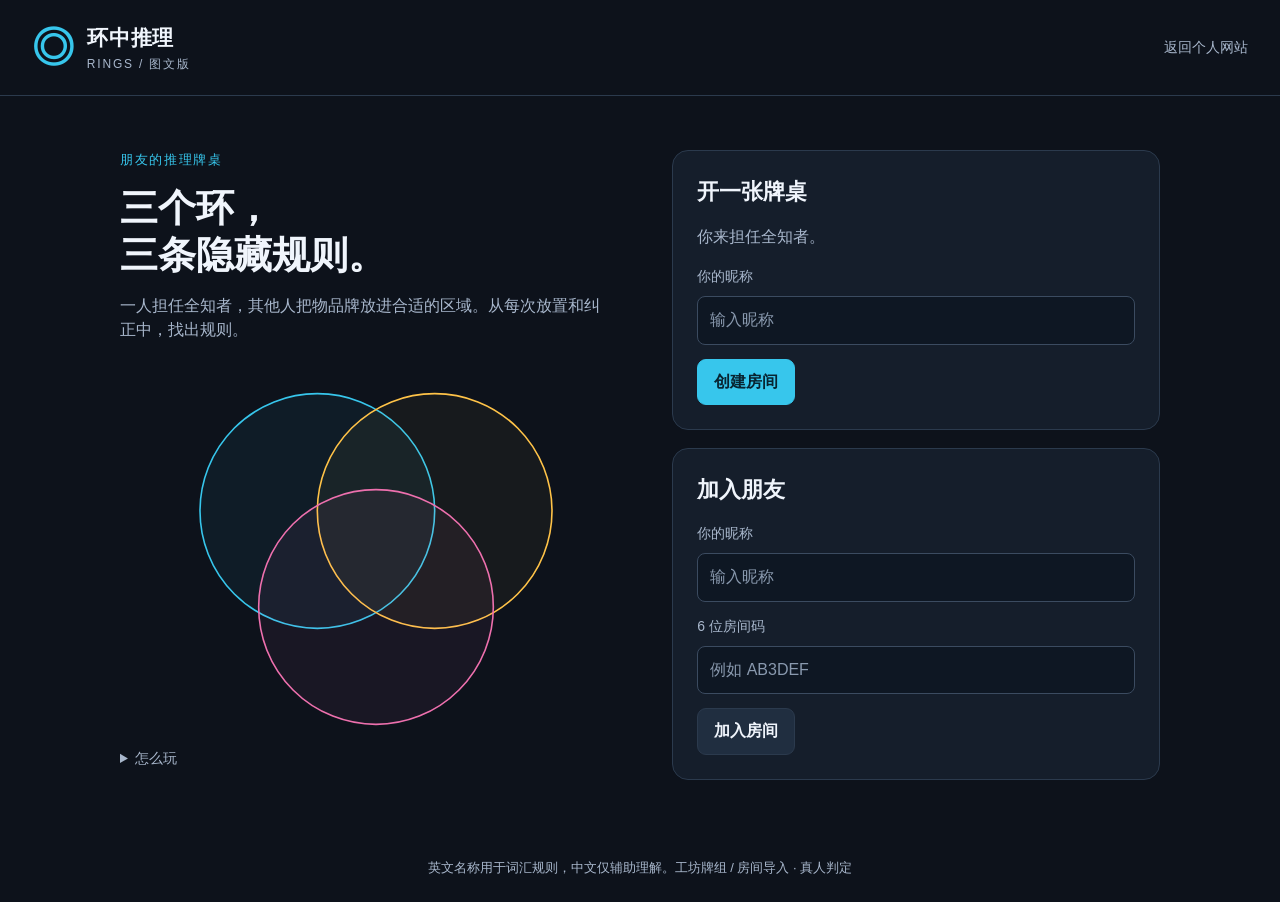
<file: rings/index.html>
<!doctype html>
<html lang="zh-CN">
<head>
  <meta charset="utf-8">
  <meta name="viewport" content="width=device-width,initial-scale=1">
  <meta name="description" content="三个环，三条隐藏规则。邀请朋友一起推理，由真人全知者判定。">
  <title>环中推理 · shunliuzx</title>
  <link rel="icon" type="image/svg+xml" href="/rings/favicon.svg">
  <link rel="stylesheet" href="/rings/game.css?v=20261003-syllables">
  <script type="module" src="/rings/game.js?v=20261003-syllables"></script>
</head>
<body>
  <header class="topbar">
    <a class="brand" href="/rings/" aria-label="环中推理首页"><span class="brand-mark" aria-hidden="true">◎</span><span>环中推理<small>RINGS / 图文版</small></span></a>
    <a class="back" href="/">返回个人网站</a>
  </header>
  <main id="app"><p class="loading">正在准备牌桌…</p></main>
  <div id="feedback" class="feedback" role="status" aria-live="polite" hidden></div>
  <dialog id="face-dialog" aria-labelledby="face-title"><div class="face-dialog-heading"><h2 id="face-title"></h2><button id="face-close" type="button" aria-label="关闭牌面大图">关闭</button></div><img id="face-large" alt=""><p class="muted">原版牌面 · 可按 Esc 关闭</p></dialog>
  <footer>英文名称用于词汇规则，中文仅辅助理解。工坊牌组 / 房间导入 · 真人判定</footer>
</body>
</html>
</file>
<file: rings/game.css>
:root{color-scheme:dark;--bg:#0d121b;--panel:#151e2b;--line:#2b3a4d;--text:#f0f5fc;--muted:#a8b7cc;--a:#37c6ec;--w:#ffc348;--c:#ee70ae;font-family:Inter,"Segoe UI","Microsoft YaHei",sans-serif;font-size:16px}*{box-sizing:border-box}body{margin:0;background:var(--bg);color:var(--text);line-height:1.55}button,input,textarea{font:inherit}button,a,input,textarea{touch-action:manipulation}a{color:inherit}button{cursor:pointer;border:1px solid var(--line);border-radius:9px;padding:10px 16px;background:#202e40;color:var(--text);font-weight:600;transition:border-color .15s,background .15s}button:hover:not(:disabled){border-color:#8ba5c6;background:#2b3d53}button:disabled{opacity:.43;cursor:default}button:focus-visible,a:focus-visible,input:focus-visible,textarea:focus-visible{outline:3px solid var(--a);outline-offset:3px}.primary{background:var(--a);color:#082431;border-color:var(--a)}.primary:hover:not(:disabled){background:#78def8;border-color:#78def8}.quiet{background:transparent}.danger{color:#ffb8c2}.topbar{max-width:1360px;margin:auto;padding:22px 32px;display:flex;align-items:center;justify-content:space-between;border-bottom:1px solid var(--line)}.brand{display:flex;align-items:center;gap:12px;text-decoration:none;font-size:21px;font-weight:750;letter-spacing:.04em}.brand-mark{color:var(--a);font-size:42px;line-height:1}.brand small{display:block;color:var(--muted);font-size:12px;font-weight:500;letter-spacing:.15em}.back{color:var(--muted);font-size:14px;text-decoration:none}main{max-width:1360px;padding:30px 32px;margin:auto}footer{padding:24px;color:var(--muted);text-align:center;font-size:13px}h1,h2,h3,p{margin-top:0}h1{font-size:30px;line-height:1.25;margin-bottom:14px}h2{font-size:22px;margin-bottom:16px}h3{font-size:17px;margin-bottom:12px}.muted{color:var(--muted)}.eyebrow{font-size:13px;letter-spacing:.13em;color:var(--a);margin-bottom:14px}.entry{display:grid;grid-template-columns:1.05fr 1fr;gap:40px;padding:24px 0;align-items:center;max-width:1040px;margin:auto}.entry-art{max-width:440px;margin:auto;width:100%}.entry-intro{max-width:490px;margin-bottom:24px}.panel{background:var(--panel);border:1px solid var(--line);border-radius:16px;padding:24px}.entry-forms{display:grid;gap:18px}.entry label{display:block;margin-bottom:8px;color:var(--muted);font-size:14px}.entry input,input,textarea{width:100%;padding:11px 12px;border:1px solid #3b4b60;background:#0e1723;color:var(--text);border-radius:8px}input::placeholder,textarea::placeholder{color:#8999ae}.entry input{margin-bottom:14px}.row{display:flex;gap:10px;align-items:center;flex-wrap:wrap}.spread{justify-content:space-between}.flex-1{flex:1}.divider{border-top:1px solid var(--line);margin:22px 0}.howto{padding-left:22px;color:var(--muted);font-size:14px}.howto li{margin:8px 0}.roombar{display:flex;align-items:center;justify-content:space-between;gap:18px;flex-wrap:wrap;margin-bottom:22px}.roombar h1{font-size:24px;margin:0}.roomcode{letter-spacing:.15em;color:var(--a)}.status{color:var(--muted);font-size:14px}.status.error{color:#ffb8c2}.badge{font-size:13px;border:1px solid var(--line);border-radius:50px;padding:4px 10px;background:#1c2939}.badge.turn{border-color:var(--a);color:var(--a)}.roomgrid{display:grid;grid-template-columns:minmax(0,1fr) 330px;gap:22px;align-items:start}.sidebar{display:grid;gap:18px}.sidebar .panel{padding:20px}.members{list-style:none;margin:0;padding:0}.members li{display:flex;align-items:center;gap:10px;padding:11px 0;border-bottom:1px solid var(--line);font-size:14px}.members li:last-child{border:0}.avatar{width:32px;height:32px;border-radius:50%;background:#25374c;display:grid;place-items:center;color:#d1dfef;flex-shrink:0}.members .name{flex:1;overflow-wrap:anywhere}.members .count{color:var(--muted);white-space:nowrap}.small-button{font-size:13px;padding:4px 8px}.legend{display:flex;gap:16px;flex-wrap:wrap;font-size:14px}.legend span{display:flex;align-items:center;gap:6px}.swatch{width:10px;height:10px;border-radius:50%;background:currentColor}.attr{color:var(--a)}.word{color:var(--w)}.context{color:var(--c)}.board-panel{padding:22px;background:#111b29}.board{position:relative;aspect-ratio:900 / 700;margin:8px -6px 0}.board svg{position:absolute;width:100%;height:100%;inset:0}.region{position:absolute;transform:translate(-50%,-50%);width:104px;min-height:54px;padding:7px 5px;border:1px solid #455772;background:#122033ee;border-radius:11px;display:flex;flex-direction:column;align-items:center;gap:2px;font-size:14px;line-height:1.25;font-weight:500}.region.selected{outline:2px solid white;border-color:white;background:#2e435d}.region.pending{box-shadow:0 0 0 3px var(--w)}.region .total{font-size:12px;color:#b8c8dd}.region.empty .total{color:#91a2bb}.region:hover:not(:disabled){background:#2c415c}.selection{padding:15px 16px;background:#1b2a3e;border:1px solid var(--line);border-radius:10px;display:flex;align-items:center;justify-content:space-between;gap:12px;flex-wrap:wrap}.selection p{margin:0}.hand-panel{margin-top:22px}.hand-heading{display:flex;align-items:center;justify-content:space-between;gap:10px;flex-wrap:wrap}.hand{display:grid;grid-template-columns:repeat(auto-fill,minmax(135px,1fr));gap:12px}.card{min-height:118px;text-align:left;padding:18px 15px;display:flex;flex-direction:column;align-items:flex-start;justify-content:center;gap:7px;background:#eaf1fa;color:#14283e;border:2px solid transparent;border-radius:12px;overflow-wrap:anywhere}.card strong{font-family:Georgia,serif;font-size:23px;line-height:1.25;font-weight:600}.card span{font-size:14px;color:#4d647b;font-weight:400}.card:hover:not(:disabled){background:#fff;color:#14283e;border-color:var(--a)}.card.selected{background:#fff;color:#14283e;border-color:var(--a);box-shadow:0 0 0 2px var(--a)}.card:disabled{opacity:.65}.rules-grid{display:grid;gap:16px}.rule{border-left:3px solid currentColor;padding:0 0 0 14px}.rule h3{margin-bottom:8px}.rule label{display:block;font-size:13px;color:var(--muted);margin:8px 0 4px}.rule textarea{resize:vertical;min-height:54px;font-size:15px;line-height:1.5}.rule p{color:var(--text);margin-bottom:4px;overflow-wrap:anywhere}.rule .translation{font-size:14px;color:var(--muted)}.lobby-note{color:var(--muted);font-size:14px;margin:16px 0 0}.player-wait{min-height:360px;display:flex;flex-direction:column;justify-content:center;align-items:center;text-align:center;padding:35px}.player-wait p{max-width:480px}.pending-card{background:#eaf1fa;border-radius:10px;padding:18px;color:#14283e;margin-bottom:14px}.pending-card strong{font-family:Georgia,serif;font-size:26px;display:block;line-height:1.3;overflow-wrap:anywhere}.pending-card p{font-size:14px;margin:4px 0 0}.judge{border-color:var(--w)}.mask-choice{display:flex;gap:10px;margin:14px 0}.mask-choice label{flex:1;border:1px solid var(--line);border-radius:8px;padding:10px 4px;text-align:center;font-size:14px;cursor:pointer}.mask-choice input{width:auto;margin:0 4px 0 0;accent-color:var(--a)}.judge button{width:100%;margin-top:8px}.board-cards{display:flex;flex-wrap:wrap;gap:8px;max-height:280px;overflow:auto}.board-card{border:1px solid var(--line);border-radius:8px;padding:8px 10px;background:#1c2c40;font-size:14px}.board-card b{display:block}.board-card small{font-size:12px;color:var(--muted)}.board-cards .muted{font-size:14px;margin:0}.history{list-style:none;padding:0;margin:0;max-height:210px;overflow:auto}.history li{font-size:14px;padding:9px 0;color:var(--muted);border-bottom:1px solid var(--line)}.history li:first-child{color:var(--text)}details summary{cursor:pointer;font-size:14px;margin-bottom:10px}.feedback{position:fixed;bottom:25px;left:50%;transform:translateX(-50%);max-width:calc(100% - 32px);width:max-content;background:#eaf1fa;color:#14283e;box-shadow:0 8px 30px #0007;border-radius:12px;padding:14px 22px;z-index:10;font-size:15px}.winner{border-color:var(--a);background:#17323c;margin-bottom:22px}.winner h2{margin-bottom:8px}.winner p{margin-bottom:0}.loading{padding:70px;text-align:center;color:var(--muted)}.rules-help{font-size:14px;color:var(--muted)}.rules-help p{margin-bottom:10px}.connection-note{font-size:14px;color:#ffb8c2;background:#3c202b;padding:14px;border-radius:8px;margin-bottom:18px}.hidden{display:none!important}body.busy button{cursor:wait}body.busy button:not(.region){pointer-events:none}
@media(min-width:1200px){.entry h1{font-size:38px}.entry-art{max-width:480px}}@media(max-width:950px){.roomgrid{grid-template-columns:minmax(0,1fr) 290px;gap:16px}.region{width:78px;font-size:13px;min-height:50px}.board-panel{padding:16px}.panel{padding:20px}.legend{gap:10px;font-size:13px}}@media(max-width:760px){.topbar{padding:18px 20px}.brand{font-size:19px}.back{font-size:13px}main{padding:22px 16px}.entry{grid-template-columns:1fr;gap:20px;padding:0}.entry-art{display:none}.entry h1{font-size:28px}.entry-intro{margin-bottom:18px}.entry-forms{grid-template-columns:1fr 1fr}.roomgrid{grid-template-columns:1fr}.sidebar{grid-template-columns:1fr 1fr}.sidebar .judge,.sidebar .rules-panel{grid-column:1 / -1}.region{width:80px;font-size:14px}.board-panel{padding:16px}.roombar h1{font-size:21px}.hand{grid-template-columns:repeat(auto-fill,minmax(120px,1fr))}.card{min-height:100px}.card strong{font-size:21px}.panel{border-radius:12px}.hand-panel{padding:18px}}@media(max-width:460px){.entry-forms{grid-template-columns:1fr}.sidebar{grid-template-columns:1fr}.region{width:59px;font-size:12px;min-height:46px;border-radius:8px;padding:5px 2px}.region .total{font-size:12px}.board-panel .legend{font-size:14px;gap:12px}.board{margin:15px -10px}.selection{padding:12px;font-size:14px}.selection button{width:100%}.roombar{gap:12px}.roombar .row{gap:7px}.roombar button{padding:7px 11px;font-size:14px}.hand{grid-template-columns:repeat(2,minmax(0,1fr))}.brand small{font-size:12px}.topbar{padding:16px}.rules-help{font-size:14px}}
@media(prefers-reduced-motion:reduce){*{transition:none!important}}

/* Keep the eight regions readable even on a narrow screen. */
.board-scroll{overflow-x:auto;overscroll-behavior-x:contain;margin-bottom:16px}
.board-scroll .board{min-width:720px;margin:0;isolation:isolate}
.board-hint{font-size:13px;margin:12px 0 0}
.region.region-panel{width:15.5%;height:17%;min-height:0;padding:0;display:flex;align-items:stretch;gap:0;overflow:hidden;background:#122033f5;font-size:13px}
.region-title{border:0;border-bottom:1px solid #455772;border-radius:0;padding:5px 2px;flex-shrink:0;font-size:12px;background:#22344a;line-height:1.3}
.region-title small{font-weight:400;color:var(--muted);margin-left:5px;white-space:nowrap}
.region-words{overflow:auto;min-height:0;flex:1;padding:3px 7px;overscroll-behavior:contain;scrollbar-width:thin}
.region-word{padding:4px 0;border-bottom:1px solid #34465b;text-align:left;overflow-wrap:anywhere;line-height:1.3}
.region-word:last-child{border-bottom:0}.region-word b{display:block;font-size:13px;font-weight:600}.region-word small{display:block;color:#b8c8dd;font-size:11px;margin-top:2px}
.region-placeholder{font-size:12px;color:var(--muted);display:block;text-align:center;padding-top:8px}
.region-word.awaiting{color:var(--w)}.region-word.awaiting small{color:var(--w)}
.pack-panel{margin-top:18px}.pack-label{display:block;font-size:14px;margin-bottom:8px}.pack-panel input{font-size:13px}.pack-panel .small-button{margin-top:12px}

.hand-item{position:relative;min-width:0;display:flex;flex-direction:column;gap:6px}.hand-item .card{width:100%;flex:1;padding:9px;gap:5px;justify-content:flex-start}.card .card-face{width:100%;height:auto;aspect-ratio:320 / 488;object-fit:contain;border-radius:7px;background:#fff}.card strong{font-size:19px}.card-zoom{width:100%;padding:6px;font-size:13px}
.face-preview{display:block;padding:0;border:0;border-radius:5px;background:transparent;overflow:hidden;line-height:0}.face-preview:hover:not(:disabled){background:transparent;outline:2px solid var(--a)}.face-preview .card-face{display:block;width:100%;height:auto;border-radius:5px}
.region-word{display:flow-root}.board-face{float:left;width:27px;margin:1px 6px 2px 0}.detail-face{width:70px;float:left;margin-right:9px}.pending-face{width:160px;margin:0 auto 14px}.rule-face{width:90px;margin-bottom:10px}
#face-dialog{background:#151e2b;color:var(--text);border:1px solid #526782;border-radius:14px;padding:16px;width:min(430px,calc(100vw - 24px));max-height:calc(100dvh - 24px);overflow:auto}#face-dialog::backdrop{background:#060b14cc}.face-dialog-heading{display:flex;align-items:center;justify-content:space-between;gap:14px;margin-bottom:12px}.face-dialog-heading h2{margin:0;font-size:20px;overflow-wrap:anywhere}.face-dialog-heading button{padding:6px 12px;font-size:14px}#face-large{display:block;max-width:100%;max-height:calc(100dvh - 180px);width:auto;height:auto;margin:0 auto;border-radius:8px}#face-dialog>p{font-size:12px;margin:10px 0 0;text-align:center}

.syllable-word{display:inline-flex;flex-wrap:wrap;max-width:100%;column-gap:.09em;row-gap:2px;vertical-align:baseline}.card strong .syllable-word,.card strong .syllable-part{font-size:inherit;color:inherit;font-weight:inherit}.syllable-part{display:inline-block;border-bottom:2px solid currentColor;padding-bottom:2px;line-height:1.2}.syllable-note{display:block;font-size:11px;font-weight:400;color:var(--muted);line-height:1.5;margin-top:5px}.syllable-help{font-size:12px;margin:0 0 18px}.region-word .syllable-part{border-bottom-width:1px}.face-dialog-heading .syllable-note{font-size:12px}
</file>
